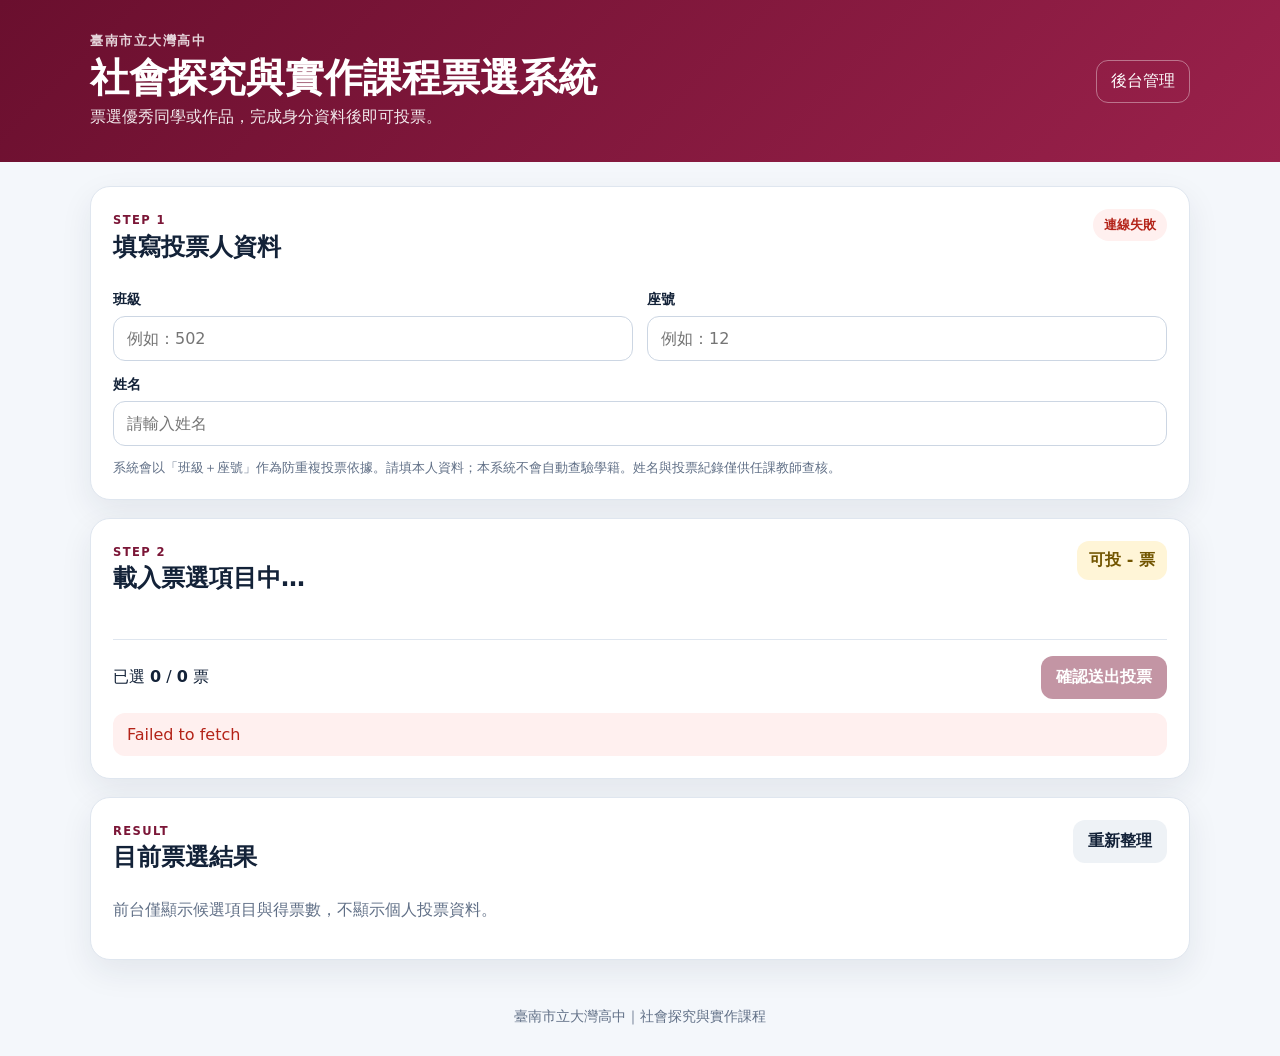
<file: index.html>
<!DOCTYPE html>
<html lang="zh-Hant">
<head>
  <meta charset="UTF-8">
  <meta name="viewport" content="width=device-width, initial-scale=1.0">
  <title>臺南市立大灣高中｜社會探究與實作課程票選系統</title>
  <link rel="stylesheet" href="styles.css?v=20261007-1328">
</head>
<body>
  <header class="hero">
    <div class="wrap hero-inner">
      <div>
        <span class="eyebrow">臺南市立大灣高中</span>
        <h1>社會探究與實作課程票選系統</h1>
        <p>票選優秀同學或作品，完成身分資料後即可投票。</p>
      </div>
      <a class="admin-link" href="admin.html">後台管理</a>
    </div>
  </header>

  <main class="wrap main-grid">
    <section class="card">
      <div class="section-head">
        <div>
          <span class="step">STEP 1</span>
          <h2>填寫投票人資料</h2>
        </div>
        <span id="statusBadge" class="badge">讀取中</span>
      </div>

      <div class="form-grid">
        <label>
          <span>班級</span>
          <input id="studentClass" type="text" inputmode="numeric" maxlength="10" placeholder="例如：502">
        </label>
        <label>
          <span>座號</span>
          <input id="studentNo" type="number" min="1" max="99" placeholder="例如：12">
        </label>
        <label class="span-2">
          <span>姓名</span>
          <input id="studentName" type="text" maxlength="20" placeholder="請輸入姓名">
        </label>
      </div>
      <p class="hint">系統會以「班級＋座號」作為防重複投票依據。請填本人資料；本系統不會自動查驗學籍。姓名與投票紀錄僅供任課教師查核。</p>
    </section>

    <section class="card">
      <div class="section-head">
        <div>
          <span class="step">STEP 2</span>
          <h2 id="pollTitle">載入票選項目中…</h2>
        </div>
        <div class="vote-counter">可投 <strong id="maxVotes">-</strong> 票</div>
      </div>

      <p id="pollDescription" class="muted"></p>
      <p id="pollDeadline" class="muted" hidden></p>
      <div id="options" class="option-grid"></div>

      <div class="sticky-submit">
        <div>
          已選 <strong id="selectedCount">0</strong> / <strong id="selectedLimit">0</strong> 票
        </div>
        <button id="submitVote" class="primary" disabled>確認送出投票</button>
      </div>
      <div id="message" role="status" aria-live="polite" class="message" hidden></div>
    </section>

    <section class="card results-card">
      <div class="section-head">
        <div>
          <span class="step">RESULT</span>
          <h2>目前票選結果</h2>
        </div>
        <button id="refreshResults" class="secondary">重新整理</button>
      </div>
      <p class="muted">前台僅顯示候選項目與得票數，不顯示個人投票資料。</p>
      <div id="results" class="results-list"></div>
    </section>
  </main>

  <footer>
    臺南市立大灣高中｜社會探究與實作課程
  </footer>

  <script src="config.js?v=20261007-1255"></script>
  <script src="app.js?v=20261007-1328"></script>
</body>
</html>
</file>
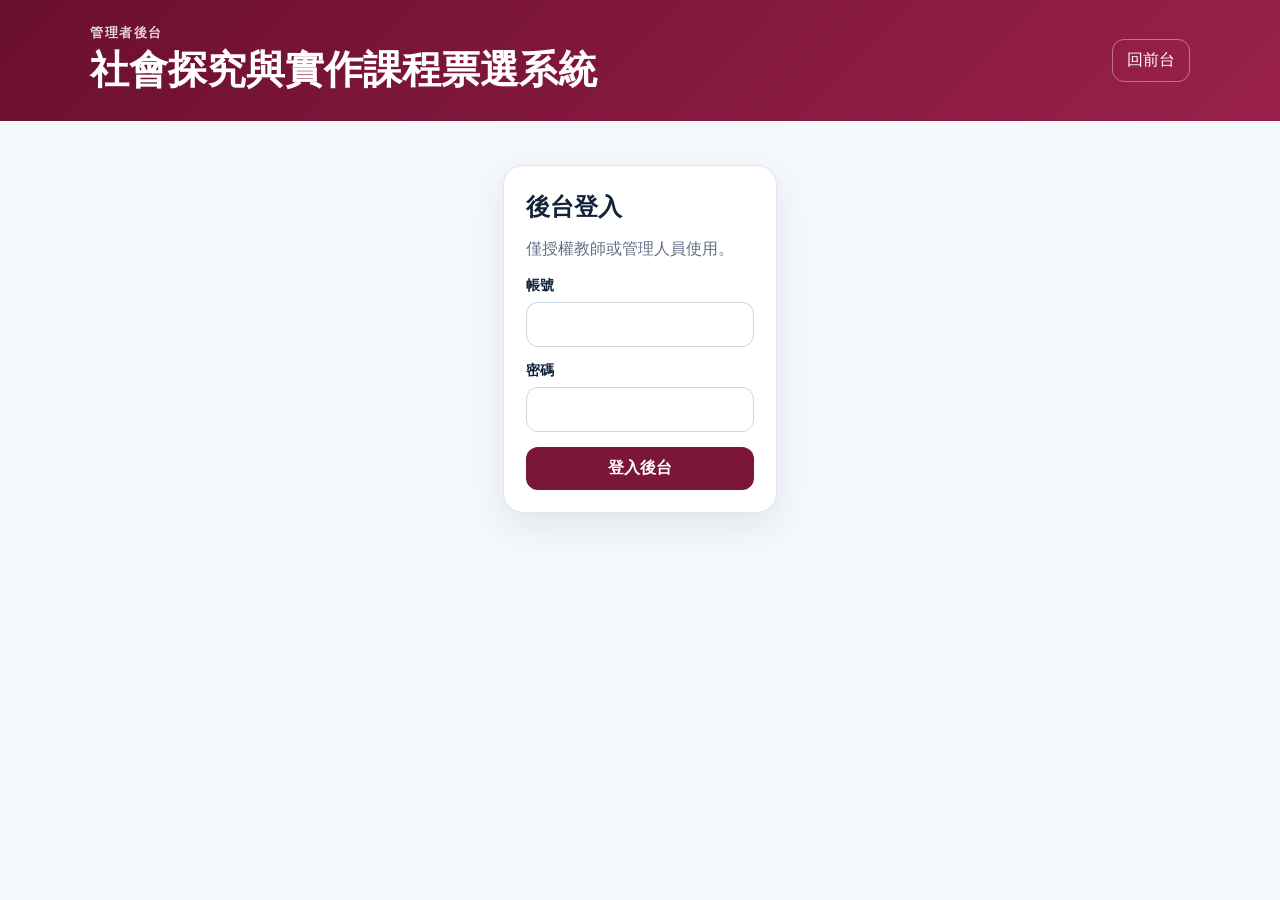
<file: admin.html>
<!DOCTYPE html>
<html lang="zh-Hant">
<head>
  <meta charset="UTF-8">
  <meta name="viewport" content="width=device-width, initial-scale=1.0">
  <title>票選系統後台｜大灣高中</title>
  <link rel="stylesheet" href="styles.css?v=20261007-1328">
</head>
<body class="admin-body">
  <header class="hero compact">
    <div class="wrap hero-inner">
      <div>
        <span class="eyebrow">管理者後台</span>
        <h1>社會探究與實作課程票選系統</h1>
      </div>
      <a class="admin-link" href="index.html">回前台</a>
    </div>
  </header>

  <main class="wrap admin-main">
    <section id="loginCard" class="card login-card">
      <h2>後台登入</h2>
      <p class="muted">僅授權教師或管理人員使用。</p>
      <div class="form-grid">
        <label class="span-2">
          <span>帳號</span>
          <input id="adminUser" autocomplete="username">
        </label>
        <label class="span-2">
          <span>密碼</span>
          <input id="adminPass" type="password" autocomplete="current-password">
        </label>
      </div>
      <button id="loginBtn" class="primary full">登入後台</button>
      <div id="loginMessage" class="message" hidden></div>
    </section>

    <section id="adminPanel" hidden>
      <div class="admin-toolbar">
        <div>
          <span class="eyebrow dark">後台管理</span>
          <h2>票選設定與投票紀錄</h2>
        </div>
        <button id="logoutBtn" class="secondary">登出</button>
      </div>

      <div id="adminMessage" role="status" aria-live="polite" class="message" hidden></div>
      <div class="admin-grid">
        <section class="card">
          <h3>基本設定</h3>
          <p id="savedStatus" class="muted" aria-live="polite">正在讀取設定…</p>
          <div class="form-grid">
            <label class="span-2">
              <span>票選名稱</span>
              <input id="settingTitle">
            </label>
            <label class="span-2">
              <span>票選說明</span>
              <textarea id="settingDescription" rows="3"></textarea>
            </label>
            <label>
              <span>每人可投票數</span>
              <input id="settingMaxVotes" type="number" min="1" max="99">
            </label>
            <label>
              <span>投票狀態</span>
              <select id="settingOpen">
                <option value="true">開放投票</option>
                <option value="false">關閉投票</option>
              </select>
            </label>
          </div>
          <label class="deadline-field"><span>投票截止時間（臺灣時間）</span><input id="settingDeadline" type="datetime-local" step="60"><small>留白表示不設截止時間；到期後自動停止接受投票。</small></label>
          <p id="featureNotice" class="muted small" hidden>新版管理功能需要更新 Apps Script 後端部署後才能使用。</p>
          <button id="saveSettings" class="primary">儲存設定</button>
        </section>

        <section class="card">
          <div class="section-head">
            <div>
              <h3>候選同學／作品</h3>
              <p class="muted small">可新增或停用候選項目；歷史投票紀錄會保留。</p>
            </div>
          </div>
          <div class="inline-form">
            <input id="newOptionName" placeholder="候選名稱">
            <input id="newOptionDesc" placeholder="簡短說明（可留白）">
            <button id="addOption" class="primary">新增</button>
          </div>
          <div id="adminOptions" class="admin-option-list"></div>
        </section>
      </div>

      <section class="card">
        <div class="section-head">
          <div>
            <h3>即時結果</h3>
            <p class="muted small">顯示各候選項目目前得票數。</p>
          </div>
          <button id="refreshAdmin" class="secondary">重新整理</button>
        </div>
        <div id="adminResults" class="results-list"></div>
      </section>

      <section class="card">
        <div class="section-head">
          <div>
            <h3>完整投票資料</h3>
            <p class="muted small">僅後台可查看班級、座號、姓名、投票內容與時間。</p>
          </div>
          <button id="exportCsv" class="secondary">匯出 CSV</button>
        </div>
        <div class="table-wrap">
          <table>
            <thead>
              <tr>
                <th>時間</th>
                <th>班級</th>
                <th>座號</th>
                <th>姓名</th>
                <th>投票內容</th><th>管理</th>
              </tr>
            </thead>
            <tbody id="votesTable"></tbody>
          </table>
        </div>
      </section>
      <section class="card">
        <h3>刪除本次票選／開始新票選</h3>
        <p class="muted">清除本次候選項目、全部投票紀錄及截止時間，並重設為關閉投票、每人 2 票。管理帳密保持不變。</p>
        <p class="muted small">需要保留紀錄時，請先匯出 CSV。執行時須輸入「刪除本次票選」確認。</p>
        <button id="resetPoll" class="danger" disabled>刪除本次票選並重設</button>
      </section>
    </section>
  </main>

  <script src="config.js?v=20261007-1255"></script>
  <script src="admin.js?v=20261007-1328"></script>
</body>
</html>
</file>
<file: styles.css>
:root{
  --bg:#f4f7fb;--card:#fff;--ink:#132238;--muted:#617087;--line:#dfe6ef;
  --brand:#7b1637;--brand2:#a62a54;--accent:#e9b949;--success:#167c5a;--danger:#b42318;
  --shadow:0 12px 32px rgba(21,39,66,.08);--radius:20px
}
*{box-sizing:border-box}
body{margin:0;font-family:"Noto Sans TC","PingFang TC","Microsoft JhengHei",system-ui,sans-serif;background:var(--bg);color:var(--ink)}
.wrap{width:min(1100px,calc(100% - 28px));margin:auto}
.hero{background:linear-gradient(135deg,#6a0f2e,#9a214b);color:#fff;padding:30px 0}
.hero.compact{padding:22px 0}
.hero-inner{display:flex;align-items:center;justify-content:space-between;gap:20px}
.eyebrow{font-size:.82rem;font-weight:800;letter-spacing:.12em;opacity:.82}
.eyebrow.dark{color:var(--brand)}
h1{font-size:clamp(1.65rem,4vw,2.45rem);margin:.25rem 0 .4rem;line-height:1.2}
h2,h3{margin:.15rem 0 .55rem}
.hero p{margin:.25rem 0;opacity:.9}
.admin-link{color:#fff;text-decoration:none;border:1px solid rgba(255,255,255,.38);padding:10px 14px;border-radius:12px;white-space:nowrap}
.main-grid,.admin-main{display:grid;gap:18px;padding:24px 0 36px}
.card{background:var(--card);border:1px solid var(--line);border-radius:var(--radius);box-shadow:var(--shadow);padding:22px}
.section-head{display:flex;justify-content:space-between;gap:16px;align-items:flex-start;margin-bottom:18px}
.step{font-size:.72rem;font-weight:900;letter-spacing:.12em;color:var(--brand)}
.badge{padding:7px 11px;border-radius:999px;background:#eef1f5;color:var(--muted);font-size:.82rem;font-weight:800}
.badge.open{background:#e6f5ef;color:var(--success)}
.badge.closed{background:#fff0ef;color:var(--danger)}
.form-grid{display:grid;grid-template-columns:1fr 1fr;gap:14px}
.span-2{grid-column:1/-1}
label span{display:block;font-size:.88rem;font-weight:800;margin-bottom:7px}
input,textarea,select{width:100%;border:1px solid #ccd6e3;border-radius:12px;padding:12px 13px;font:inherit;background:#fff;color:var(--ink)}
input:focus,textarea:focus,select:focus{outline:3px solid rgba(123,22,55,.12);border-color:var(--brand)}
.hint,.muted{color:var(--muted)}
.hint{font-size:.82rem;margin-bottom:0}
.small{font-size:.86rem;margin:0}
.option-grid{display:grid;grid-template-columns:repeat(2,minmax(0,1fr));gap:12px}
.option-card{border:1px solid var(--line);border-radius:16px;padding:16px;cursor:pointer;transition:.18s;background:#fff;display:flex;gap:12px;align-items:flex-start}
.option-card:hover{transform:translateY(-1px);border-color:#c4cedb}
.option-card.selected{border:2px solid var(--brand);background:#fff8fa}
.option-card input{width:auto;margin-top:4px}
.option-name{font-weight:900}
.option-desc{color:var(--muted);font-size:.88rem;margin-top:3px}
.vote-counter{padding:9px 12px;border-radius:12px;background:#fff5d7;color:#725500;font-weight:800;white-space:nowrap}
.sticky-submit{margin-top:18px;padding-top:16px;border-top:1px solid var(--line);display:flex;justify-content:space-between;align-items:center;gap:12px}
button{border:0;border-radius:12px;padding:11px 15px;font:inherit;font-weight:850;cursor:pointer}
button:disabled{opacity:.45;cursor:not-allowed}
.primary{background:var(--brand);color:#fff}
.primary:hover:not(:disabled){background:var(--brand2)}
.secondary{background:#eef2f6;color:var(--ink)}
.full{width:100%;margin-top:15px}
.message{margin-top:14px;padding:12px 14px;border-radius:12px;background:#eef4ff;color:#26466d}
.message.error{background:#fff0ef;color:var(--danger)}
.message.success{background:#e8f7f1;color:var(--success)}
.results-list{display:grid;gap:10px}
.result-row{display:grid;grid-template-columns:minmax(120px,1fr) 3fr auto;gap:12px;align-items:center}
.result-name{font-weight:850}
.bar{height:11px;border-radius:999px;background:#edf1f5;overflow:hidden}
.bar > span{display:block;height:100%;background:linear-gradient(90deg,var(--brand),#c24a72);border-radius:999px}
.count{font-variant-numeric:tabular-nums;font-weight:900;min-width:50px;text-align:right}
footer{text-align:center;color:var(--muted);padding:12px 20px 30px;font-size:.85rem}
.login-card{max-width:520px;margin:20px auto}
.admin-toolbar{display:flex;justify-content:space-between;align-items:center;gap:16px}
.admin-grid{display:grid;grid-template-columns:1fr 1fr;gap:18px}
.inline-form{display:grid;grid-template-columns:1fr 1fr auto;gap:10px}
.admin-option-list{display:grid;gap:9px;margin-top:14px}
.admin-option{display:flex;align-items:center;justify-content:space-between;gap:12px;padding:12px;border:1px solid var(--line);border-radius:12px}
.admin-option .meta{min-width:0}
.admin-option .meta strong{display:block}
.admin-option .meta span{display:block;color:var(--muted);font-size:.84rem;white-space:nowrap;overflow:hidden;text-overflow:ellipsis}
.danger{background:#fff0ef;color:var(--danger)}
.table-wrap{overflow:auto}
table{border-collapse:collapse;width:100%;min-width:760px}
th,td{text-align:left;padding:11px 10px;border-bottom:1px solid var(--line);font-size:.9rem;vertical-align:top}
th{background:#f7f9fc;position:sticky;top:0}
@media(max-width:760px){
  .hero-inner,.section-head,.admin-toolbar,.sticky-submit{align-items:stretch;flex-direction:column}
  .admin-link{align-self:flex-start}
  .form-grid,.option-grid,.admin-grid,.inline-form{grid-template-columns:1fr}
  .span-2{grid-column:auto}
  .result-row{grid-template-columns:1fr auto}
  .bar{grid-column:1/-1;grid-row:2}
  .card{padding:18px}
  .sticky-submit{position:sticky;bottom:0;background:#fff;padding:14px 0 2px;z-index:5}
  .sticky-submit .primary{width:100%}
}

[hidden]{display:none!important}
#adminMessage{position:sticky;top:8px;z-index:10;margin-bottom:16px}
.deadline-field{display:block;margin:16px 0}.deadline-field small{display:block;margin-top:7px;color:var(--muted)}
</file>
